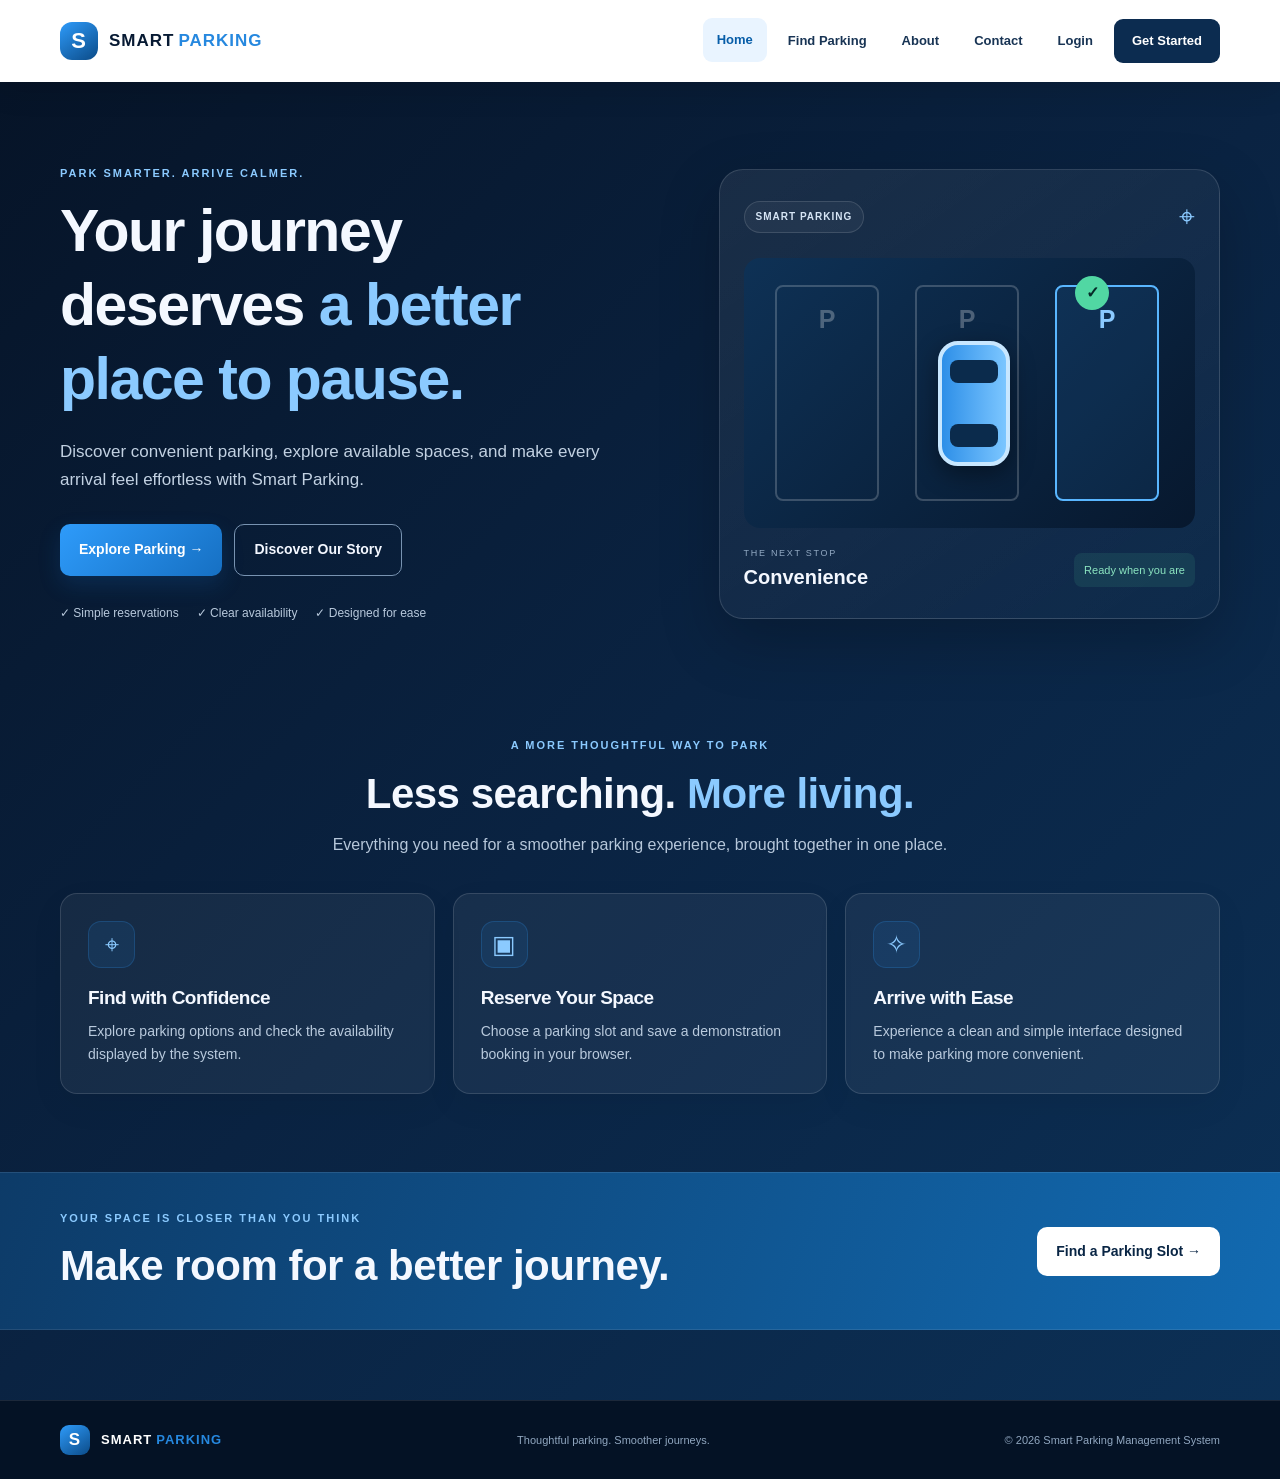
<file: frontend/index.html>
<!DOCTYPE html>

<html lang="en">
<head>
    <meta charset="UTF-8">
    <meta name="viewport" content="width=device-width, initial-scale=1.0">
    <meta name="description" content="Smart Parking Management System">
    <title>Smart Parking | A Better Way to Arrive</title>


<link rel="stylesheet" href="style.css">
<script src="script.js" defer></script>


</head>

<body>

<header class="site-header">
    <nav class="navbar container">


    <a class="brand" href="index.html">
        <span class="brand-mark">S</span>
        <span>SMART<span class="brand-light">PARKING</span></span>
    </a>

    <button class="menu-toggle" aria-label="Toggle navigation"
            aria-expanded="false">☰</button>

    <ul class="nav-links">
        <li><a class="nav-button active" href="index.html">Home</a></li>
        <li><a class="nav-button" href="parking.html">Find Parking</a></li>
        <li><a class="nav-button" href="about.html">About</a></li>
        <li><a class="nav-button" href="contact.html">Contact</a></li>
        <li><a class="nav-button" href="login.html">Login</a></li>
        <li><a class="nav-button nav-cta" href="register.html">Get Started</a></li>
    </ul>

</nav>


</header>

<main>


<section class="hero">
    <div class="container hero-grid">

        <div class="hero-copy">

            <p class="eyebrow">PARK SMARTER. ARRIVE CALMER.</p>

            <h1>
                Your journey deserves
                <span>a better place to pause.</span>
            </h1>

            <p class="hero-text">
                Discover convenient parking, explore available spaces,
                and make every arrival feel effortless with Smart Parking.
            </p>

            <div class="hero-actions">
                <a href="parking.html" class="button button-primary">
                    Explore Parking →
                </a>

                <a href="about.html" class="button button-outline">
                    Discover Our Story
                </a>
            </div>

            <div class="trust-row">
                <span>✓ Simple reservations</span>
                <span>✓ Clear availability</span>
                <span>✓ Designed for ease</span>
            </div>

        </div>

        <div class="hero-panel">

            <div class="panel-top">
                <span class="status-pill">SMART PARKING</span>
                <span class="panel-symbol">⌖</span>
            </div>

            <div class="parking-illustration">
                <div class="parking-slot slot-one">P</div>
                <div class="parking-slot slot-two">P</div>
                <div class="parking-slot slot-three selected-slot">P</div>

                <div class="car-shape">
                    <span></span>
                </div>

                <div class="map-pin">✓</div>
            </div>

            <div class="panel-bottom">
                <div>
                    <small>THE NEXT STOP</small>
                    <strong>Convenience</strong>
                </div>

                <span class="availability-badge">
                    Ready when you are
                </span>
            </div>

        </div>

    </div>
</section>

<section class="section container">

    <div class="section-heading">
        <p class="eyebrow">A MORE THOUGHTFUL WAY TO PARK</p>
        <h2>Less searching. <span>More living.</span></h2>
        <p>
            Everything you need for a smoother parking experience,
            brought together in one place.
        </p>
    </div>

    <div class="feature-grid">

        <article class="feature-card">
            <div class="feature-icon">⌖</div>
            <h3>Find with Confidence</h3>
            <p>
                Explore parking options and check the availability
                displayed by the system.
            </p>
        </article>

        <article class="feature-card">
            <div class="feature-icon">▣</div>
            <h3>Reserve Your Space</h3>
            <p>
                Choose a parking slot and save a demonstration
                booking in your browser.
            </p>
        </article>

        <article class="feature-card">
            <div class="feature-icon">✧</div>
            <h3>Arrive with Ease</h3>
            <p>
                Experience a clean and simple interface designed
                to make parking more convenient.
            </p>
        </article>

    </div>

</section>

<section class="cta-band">
    <div class="container cta-content">

        <div>
            <p class="eyebrow">YOUR SPACE IS CLOSER THAN YOU THINK</p>
            <h2>Make room for a better journey.</h2>
        </div>

        <a href="parking.html" class="button button-light">
            Find a Parking Slot →
        </a>

    </div>
</section>


</main>

<footer class="site-footer">
    <div class="container footer-inner">


    <a class="brand footer-brand" href="index.html">
        <span class="brand-mark">S</span>
        <span>SMART<span class="brand-light">PARKING</span></span>
    </a>

    <p>Thoughtful parking. Smoother journeys.</p>

    <p>
        © <span data-year>2026</span>
        Smart Parking Management System
    </p>

</div>


</footer>

</body>
</html>
</file>
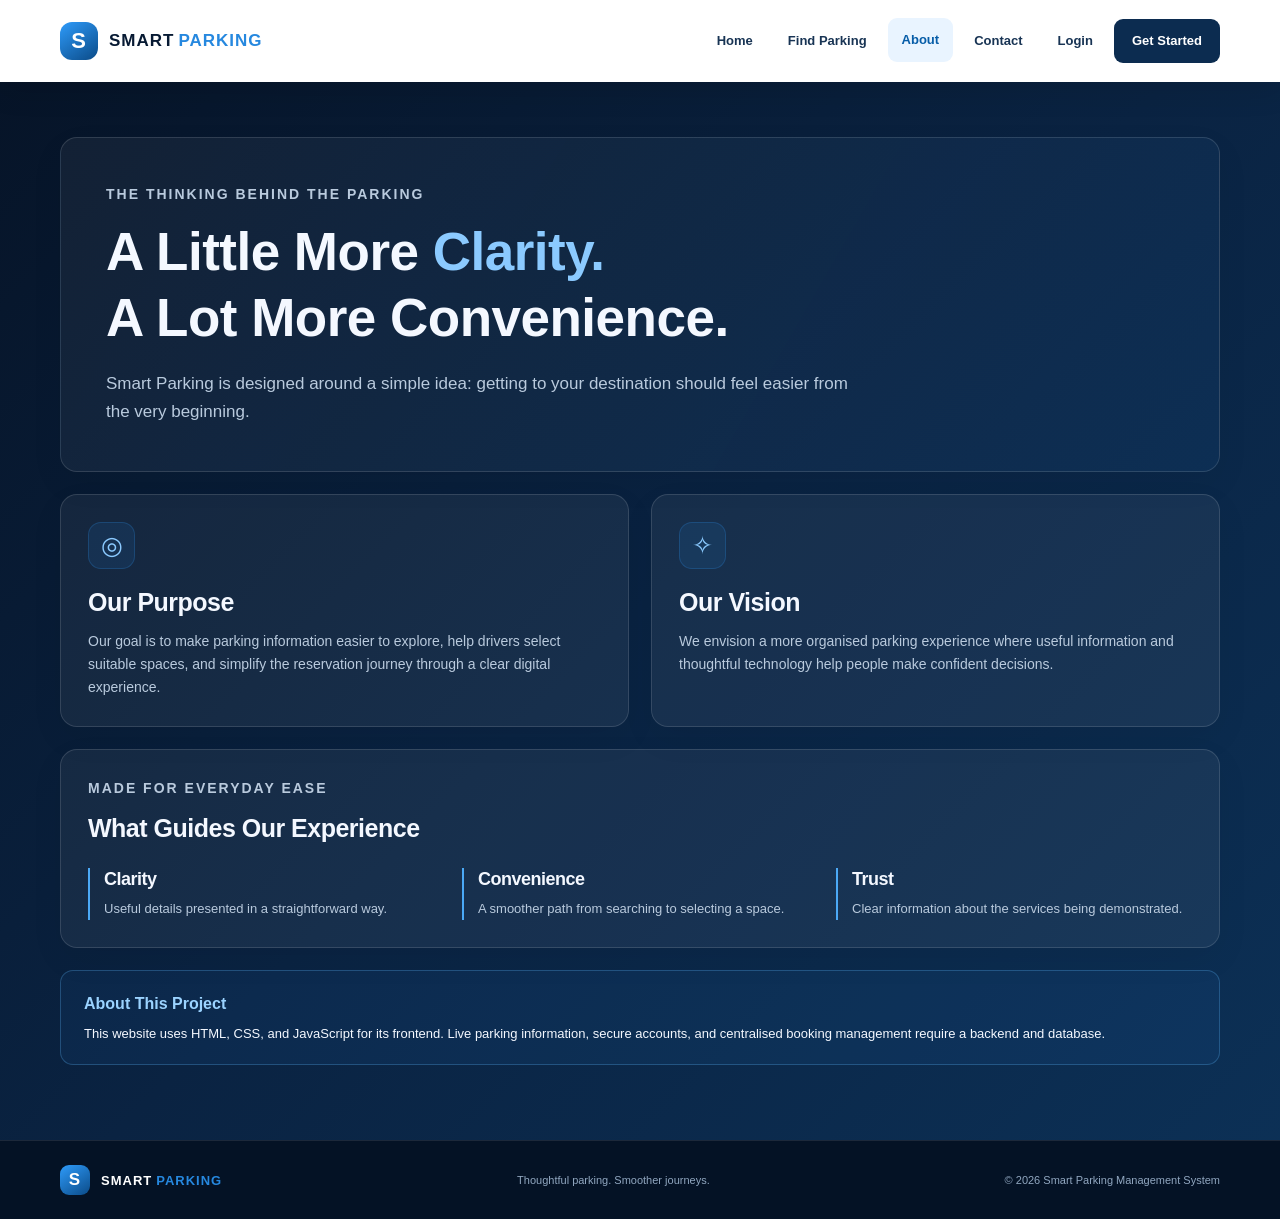
<file: frontend/about.html>
<!DOCTYPE html>

<html lang="en">
<head>
    <meta charset="UTF-8">
    <meta name="viewport" content="width=device-width, initial-scale=1.0">
    <title>Our Story | Smart Parking</title>


<link rel="stylesheet" href="style.css">
<script src="script.js" defer></script>


</head>

<body>

<header class="site-header">
    <nav class="navbar container">


    <a class="brand" href="index.html">
        <span class="brand-mark">S</span>
        <span>SMART<span class="brand-light">PARKING</span></span>
    </a>

    <button class="menu-toggle" aria-label="Toggle navigation"
            aria-expanded="false">☰</button>

    <ul class="nav-links">
        <li><a class="nav-button" href="index.html">Home</a></li>
        <li><a class="nav-button" href="parking.html">Find Parking</a></li>
        <li><a class="nav-button active" href="about.html">About</a></li>
        <li><a class="nav-button" href="contact.html">Contact</a></li>
        <li><a class="nav-button" href="login.html">Login</a></li>
        <li><a class="nav-button nav-cta" href="register.html">Get Started</a></li>
    </ul>

</nav>


</header>

<main class="page-main container">


<section class="about-hero surface-card">

    <p class="eyebrow">THE THINKING BEHIND THE PARKING</p>

    <h1>
        A Little More <span>Clarity.</span><br>
        A Lot More Convenience.
    </h1>

    <p class="lead">
        Smart Parking is designed around a simple idea:
        getting to your destination should feel easier from
        the very beginning.
    </p>

</section>

<section class="about-columns">

    <article class="surface-card">

        <div class="feature-icon">◎</div>

        <h2>Our Purpose</h2>

        <p>
            Our goal is to make parking information easier to explore,
            help drivers select suitable spaces, and simplify the
            reservation journey through a clear digital experience.
        </p>

    </article>

    <article class="surface-card">

        <div class="feature-icon">✧</div>

        <h2>Our Vision</h2>

        <p>
            We envision a more organised parking experience where
            useful information and thoughtful technology help
            people make confident decisions.
        </p>

    </article>

</section>

<section class="surface-card">

    <p class="eyebrow">MADE FOR EVERYDAY EASE</p>

    <h2>What Guides Our Experience</h2>

    <div class="principle-grid">

        <div>
            <h3>Clarity</h3>
            <p>Useful details presented in a straightforward way.</p>
        </div>

        <div>
            <h3>Convenience</h3>
            <p>A smoother path from searching to selecting a space.</p>
        </div>

        <div>
            <h3>Trust</h3>
            <p>Clear information about the services being demonstrated.</p>
        </div>

    </div>

</section>

<section class="note-banner">
    <strong>About This Project</strong>

    <p>
        This website uses HTML, CSS, and JavaScript for its frontend.
        Live parking information, secure accounts, and centralised
        booking management require a backend and database.
    </p>
</section>


</main>

<footer class="site-footer">
    <div class="container footer-inner">
        <a class="brand footer-brand" href="index.html">
            <span class="brand-mark">S</span>
            <span>SMART<span class="brand-light">PARKING</span></span>
        </a>


    <p>Thoughtful parking. Smoother journeys.</p>
    <p>© <span data-year>2026</span> Smart Parking Management System</p>
</div>


</footer>

</body>
</html>
</file>
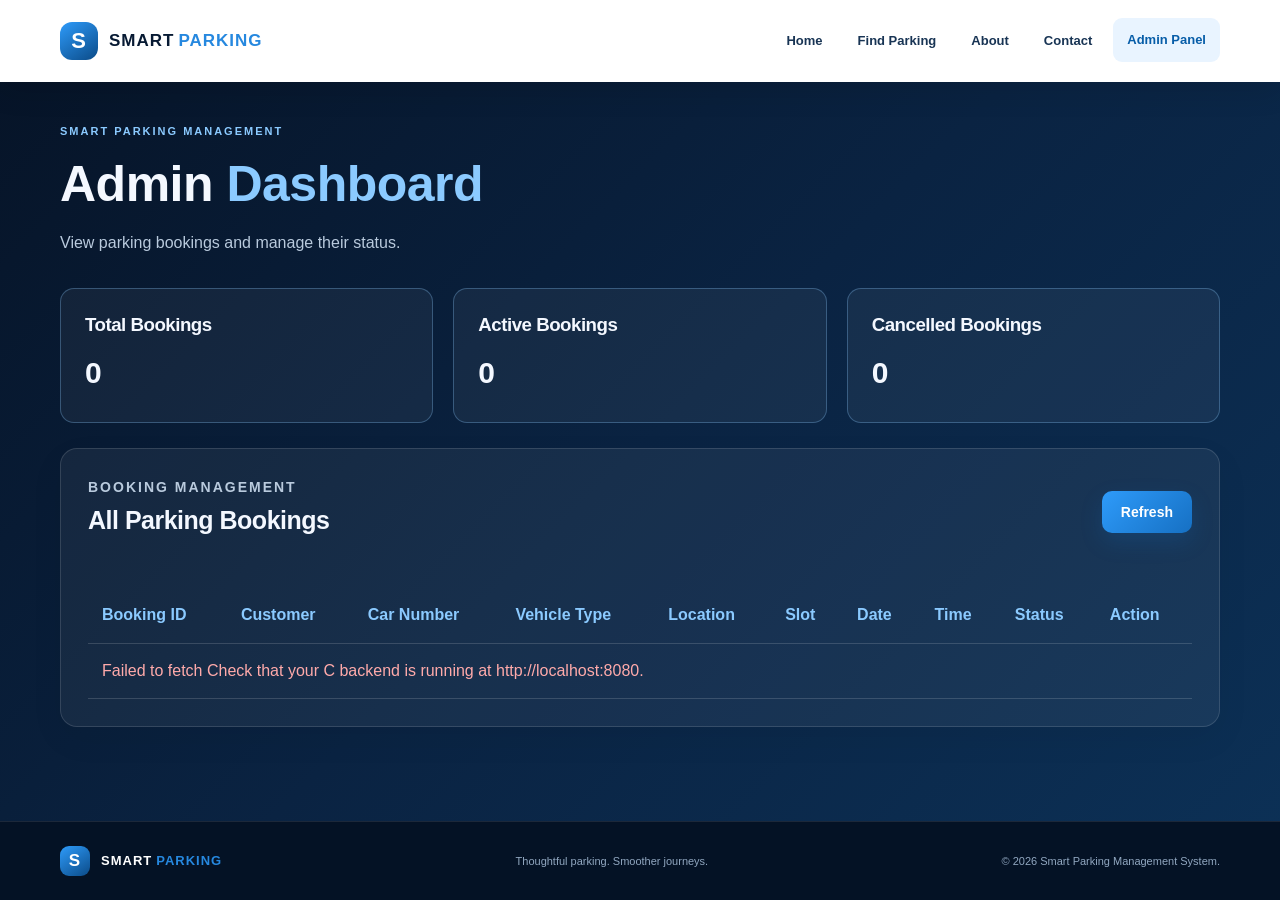
<file: frontend/admin.html>
<!DOCTYPE html>
<html lang="en">
<head>
    <meta charset="UTF-8">
    <meta name="viewport" content="width=device-width, initial-scale=1.0">

    <title>Admin | Smart Parking</title>

    <link rel="stylesheet" href="style.css">

    <style>
        .admin-dashboard {
            padding-top: 40px;
            padding-bottom: 60px;
        }

        .admin-stats {
            display: grid;
            grid-template-columns: repeat(auto-fit, minmax(180px, 1fr));
            gap: 20px;
            margin: 25px 0;
        }

        .admin-stat {
            padding: 24px;
            border: 1px solid rgba(139, 202, 255, 0.3);
            border-radius: 14px;
            background: rgba(255, 255, 255, 0.05);
        }

        .admin-stat h3 {
            margin-bottom: 12px;
        }

        .admin-stat p {
            font-size: 30px;
            font-weight: bold;
        }

        .admin-table-wrapper {
            width: 100%;
            overflow-x: auto;
        }

        .admin-table {
            width: 100%;
            border-collapse: collapse;
            margin-top: 20px;
        }

        .admin-table th,
        .admin-table td {
            padding: 14px;
            text-align: left;
            border-bottom: 1px solid rgba(255, 255, 255, 0.15);
            white-space: nowrap;
        }

        .admin-table th {
            color: #8bcaff;
        }

        .admin-action {
            padding: 8px 12px;
            border: 1px solid #ff7777;
            border-radius: 6px;
            color: #ffaaaa;
            background: transparent;
            cursor: pointer;
        }

        .admin-action:disabled {
            opacity: 0.5;
            cursor: not-allowed;
        }

        .admin-status {
            font-weight: bold;
        }

        .admin-status.confirmed {
            color: #8df5b5;
        }

        .admin-status.cancelled {
            color: #ffaaaa;
        }

        .admin-empty {
            padding: 25px 0;
            text-align: center;
        }

        .admin-error {
            color: #ffaaaa;
        }

        .admin-table td {
            vertical-align: middle;
        }
    </style>
</head>

<body>

<header class="site-header">
    <nav class="navbar container">

        <a class="brand" href="index.html">
            <span class="brand-mark">S</span>
            <span>SMART<span class="brand-light">PARKING</span></span>
        </a>

        <button
            class="menu-toggle"
            type="button"
            aria-label="Toggle navigation"
            aria-expanded="false">
            ☰
        </button>

        <ul class="nav-links">
            <li><a class="nav-button" href="index.html">Home</a></li>
            <li><a class="nav-button" href="parking.html">Find Parking</a></li>
            <li><a class="nav-button" href="about.html">About</a></li>
            <li><a class="nav-button" href="contact.html">Contact</a></li>
            <li><a class="nav-button active" href="admin.html">Admin Panel</a></li>
        </ul>

    </nav>
</header>

<main class="container admin-dashboard">

    <section class="page-intro">
        <p class="eyebrow">SMART PARKING MANAGEMENT</p>
        <h1>Admin <span>Dashboard</span></h1>
        <p>View parking bookings and manage their status.</p>
    </section>

    <section class="admin-stats">

        <div class="admin-stat">
            <h3>Total Bookings</h3>
            <p id="total-bookings">0</p>
        </div>

        <div class="admin-stat">
            <h3>Active Bookings</h3>
            <p id="active-bookings">0</p>
        </div>

        <div class="admin-stat">
            <h3>Cancelled Bookings</h3>
            <p id="cancelled-bookings">0</p>
        </div>

    </section>

    <section class="surface-card">

        <div class="card-heading">
            <div>
                <p class="eyebrow">BOOKING MANAGEMENT</p>
                <h2>All Parking Bookings</h2>
            </div>

            <button
                class="button button-primary"
                type="button"
                id="refresh-bookings">
                Refresh
            </button>
        </div>

        <div class="admin-table-wrapper">
            <table class="admin-table">
                <thead>
                    <tr>
                        <th>Booking ID</th>
                        <th>Customer</th>
                        <th>Car Number</th>
                        <th>Vehicle Type</th>
                        <th>Location</th>
                        <th>Slot</th>
                        <th>Date</th>
                        <th>Time</th>
                        <th>Status</th>
                        <th>Action</th>
                    </tr>
                </thead>

                <tbody id="admin-booking-list">
                    <tr>
                        <td colspan="10">Loading bookings...</td>
                    </tr>
                </tbody>
            </table>
        </div>

        <p id="admin-empty" class="admin-empty" hidden>
            No bookings found.
        </p>

    </section>

</main>

<footer class="site-footer">
    <div class="container footer-inner">

        <a class="brand footer-brand" href="index.html">
            <span class="brand-mark">S</span>
            <span>SMART<span class="brand-light">PARKING</span></span>
        </a>

        <p>Thoughtful parking. Smoother journeys.</p>

        <p>
            &copy; <span data-year></span>
            Smart Parking Management System.
        </p>

    </div>
</footer>

<!-- Use the shared JavaScript file -->
<script src="script.js"></script>

</body>
</html>
</file>
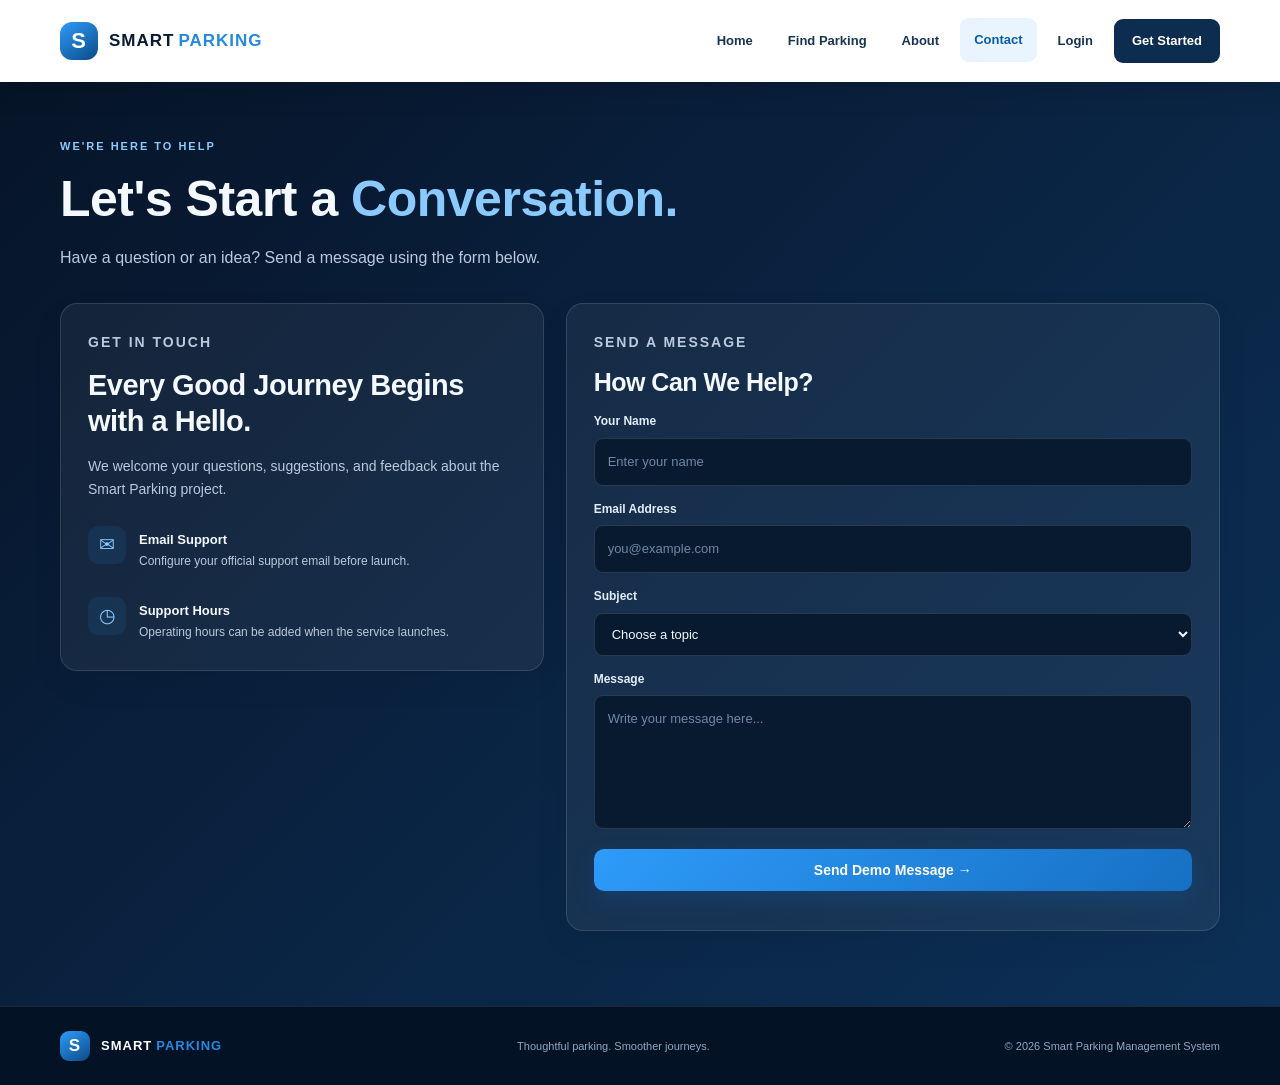
<file: frontend/contact.html>
<!DOCTYPE html>

<html lang="en">
<head>
    <meta charset="UTF-8">
    <meta name="viewport" content="width=device-width, initial-scale=1.0">
    <title>Contact Us | Smart Parking</title>


<link rel="stylesheet" href="style.css">
<script src="script.js" defer></script>


</head>

<body>

<header class="site-header">
    <nav class="navbar container">


    <a class="brand" href="index.html">
        <span class="brand-mark">S</span>
        <span>SMART<span class="brand-light">PARKING</span></span>
    </a>

    <button class="menu-toggle" aria-label="Toggle navigation"
            aria-expanded="false">☰</button>

    <ul class="nav-links">
        <li><a class="nav-button" href="index.html">Home</a></li>
        <li><a class="nav-button" href="parking.html">Find Parking</a></li>
        <li><a class="nav-button" href="about.html">About</a></li>
        <li><a class="nav-button active" href="contact.html">Contact</a></li>
        <li><a class="nav-button" href="login.html">Login</a></li>
        <li><a class="nav-button nav-cta" href="register.html">Get Started</a></li>
    </ul>

</nav>


</header>

<main class="page-main container">


<section class="page-intro">

    <p class="eyebrow">WE'RE HERE TO HELP</p>

    <h1>Let's Start a <span>Conversation.</span></h1>

    <p>
        Have a question or an idea?
        Send a message using the form below.
    </p>

</section>

<section class="contact-layout">

    <div class="surface-card contact-info">

        <p class="eyebrow">GET IN TOUCH</p>

        <h2>Every Good Journey Begins with a Hello.</h2>

        <p>
            We welcome your questions, suggestions, and feedback
            about the Smart Parking project.
        </p>

        <div class="contact-detail">
            <span class="detail-icon">✉</span>

            <div>
                <strong>Email Support</strong>
                <p>Configure your official support email before launch.</p>
            </div>
        </div>

        <div class="contact-detail">
            <span class="detail-icon">◷</span>

            <div>
                <strong>Support Hours</strong>
                <p>Operating hours can be added when the service launches.</p>
            </div>
        </div>

    </div>

    <form class="surface-card form-card" id="contact-form">

        <p class="eyebrow">SEND A MESSAGE</p>
        <h2>How Can We Help?</h2>

        <label for="contact-name">Your Name</label>
        <input id="contact-name" name="name" type="text"
               placeholder="Enter your name" required>

        <label for="contact-email">Email Address</label>
        <input id="contact-email" name="email" type="email"
               placeholder="you@example.com" required>

        <label for="contact-subject">Subject</label>

        <select id="contact-subject" name="subject" required>
            <option value="">Choose a topic</option>
            <option>Parking Availability</option>
            <option>Booking Support</option>
            <option>Account Assistance</option>
            <option>General Enquiry</option>
        </select>

        <label for="contact-message">Message</label>
        <textarea id="contact-message" name="message" rows="5"
                  placeholder="Write your message here..."
                  required></textarea>

        <button class="button button-primary button-full" type="submit">
            Send Demo Message →
        </button>

        <p class="form-message" id="contact-message-status"
           role="status" aria-live="polite"></p>

    </form>

</section>


</main>

<footer class="site-footer">
    <div class="container footer-inner">
        <a class="brand footer-brand" href="index.html">
            <span class="brand-mark">S</span>
            <span>SMART<span class="brand-light">PARKING</span></span>
        </a>


    <p>Thoughtful parking. Smoother journeys.</p>
    <p>© <span data-year>2026</span> Smart Parking Management System</p>
</div>


</footer>

</body>
</html>
</file>
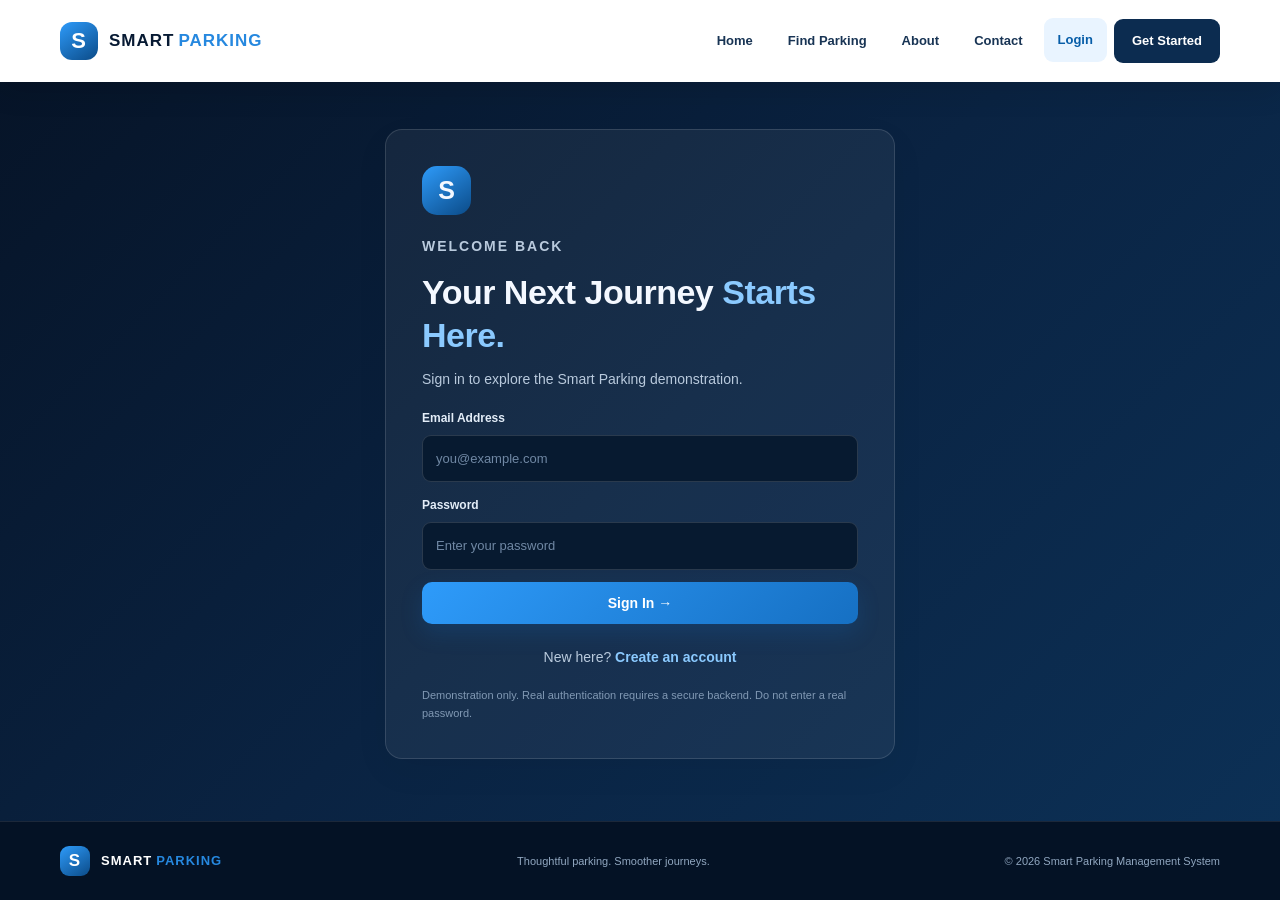
<file: frontend/login.html>
<!DOCTYPE html>

<html lang="en">
<head>
    <meta charset="UTF-8">
    <meta name="viewport" content="width=device-width, initial-scale=1.0">
    <title>Sign In | Smart Parking</title>


<link rel="stylesheet" href="style.css">
<script src="script.js" defer></script>


</head>

<body>

<header class="site-header">
    <nav class="navbar container">


    <a class="brand" href="index.html">
        <span class="brand-mark">S</span>
        <span>SMART<span class="brand-light">PARKING</span></span>
    </a>

    <button class="menu-toggle" aria-label="Toggle navigation"
            aria-expanded="false">☰</button>

    <ul class="nav-links">
        <li><a class="nav-button" href="index.html">Home</a></li>
        <li><a class="nav-button" href="parking.html">Find Parking</a></li>
        <li><a class="nav-button" href="about.html">About</a></li>
        <li><a class="nav-button" href="contact.html">Contact</a></li>
        <li><a class="nav-button active" href="login.html">Login</a></li>
        <li><a class="nav-button nav-cta" href="register.html">Get Started</a></li>
    </ul>

</nav>


</header>

<main class="auth-wrap container">


<section class="auth-card surface-card">

    <div class="auth-emblem">S</div>

    <p class="eyebrow">WELCOME BACK</p>

    <h1>Your Next Journey <span>Starts Here.</span></h1>

    <p class="auth-description">
        Sign in to explore the Smart Parking demonstration.
    </p>

    <form id="login-form" class="form-card auth-form">

        <label for="login-email">Email Address</label>
        <input id="login-email" name="email" type="email"
               placeholder="you@example.com" required>

        <label for="login-password">Password</label>
        <input id="login-password" name="password" type="password"
               placeholder="Enter your password"
               minlength="6" required>

        <button class="button button-primary button-full" type="submit">
            Sign In →
        </button>

        <p id="login-message" class="form-message"
           role="status" aria-live="polite"></p>

    </form>

    <p class="auth-switch">
        New here? <a href="register.html">Create an account</a>
    </p>

    <p class="small-note">
        Demonstration only. Real authentication requires a secure backend.
        Do not enter a real password.
    </p>

</section>


</main>

<footer class="site-footer">
    <div class="container footer-inner">
        <a class="brand footer-brand" href="index.html">
            <span class="brand-mark">S</span>
            <span>SMART<span class="brand-light">PARKING</span></span>
        </a>


    <p>Thoughtful parking. Smoother journeys.</p>
    <p>© <span data-year>2026</span> Smart Parking Management System</p>
</div>


</footer>

</body>
</html>
</file>
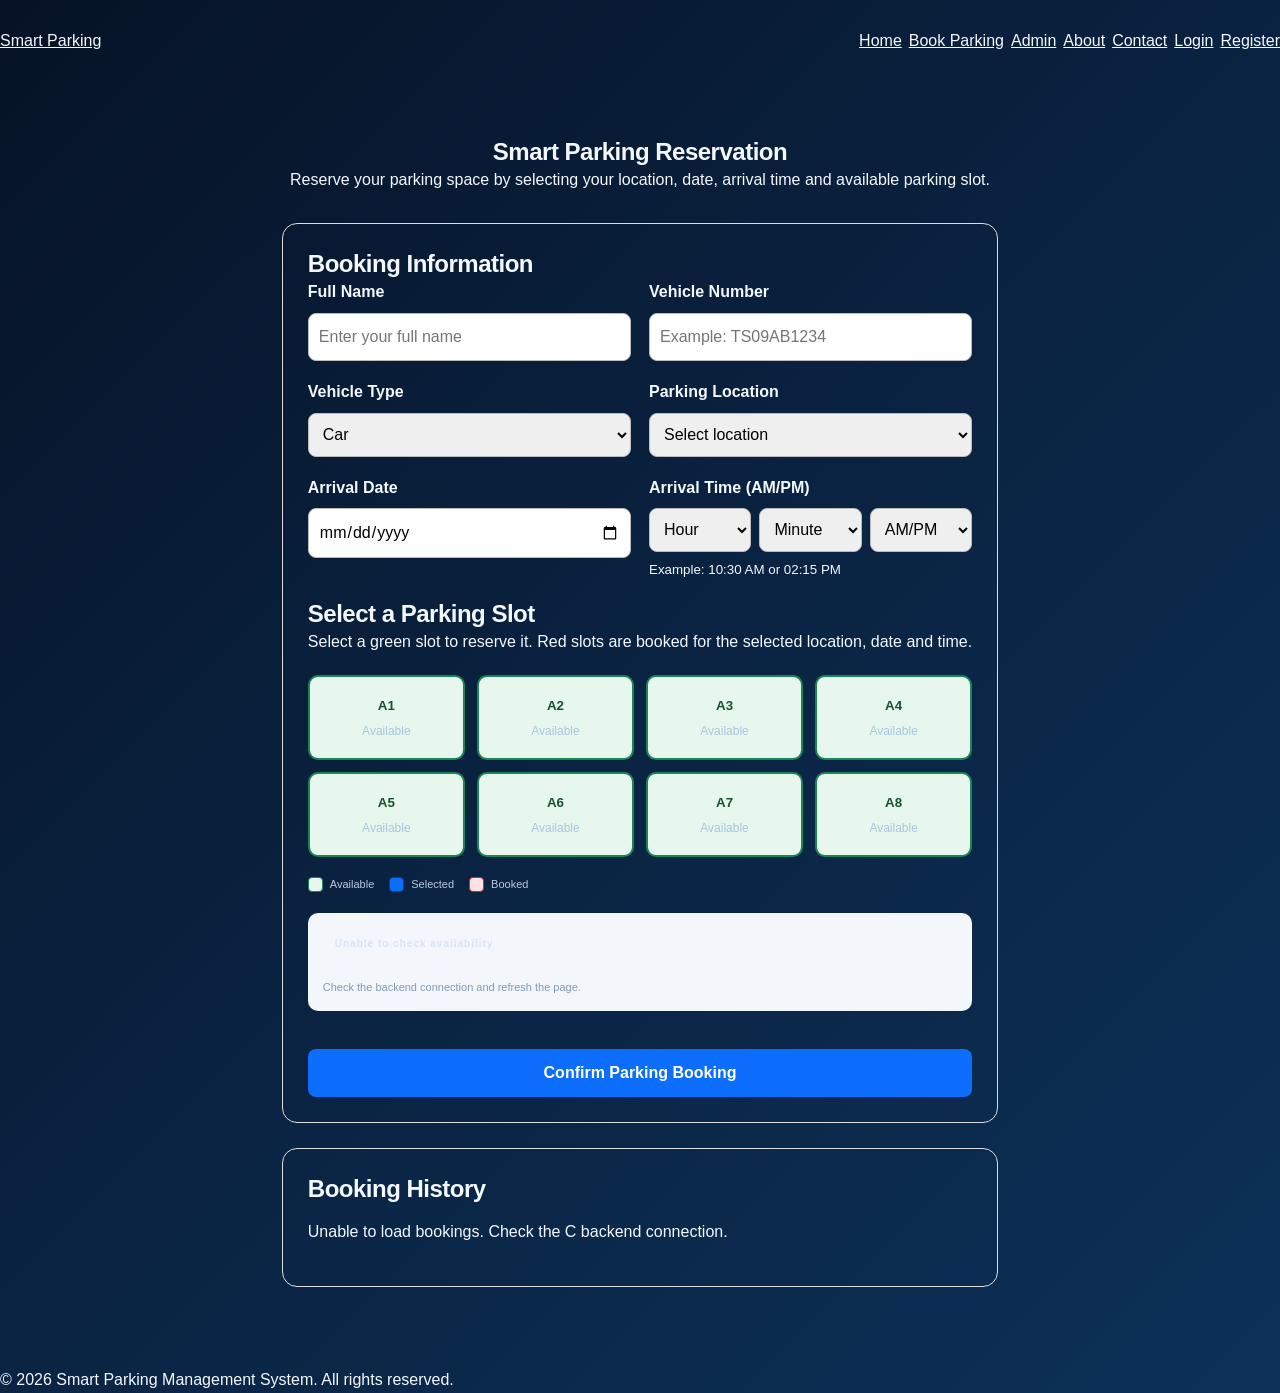
<file: frontend/parking.html>
<!DOCTYPE html>
<html lang="en">
<head>
    <meta charset="UTF-8">
    <meta name="viewport" content="width=device-width, initial-scale=1.0">

    <title>Smart Parking Management System</title>

    <link rel="stylesheet" href="style.css">

    <style>
        .parking-page {
            max-width: 1100px;
            margin: 35px auto;
            padding: 20px;
        }

        .parking-heading {
            text-align: center;
            margin-bottom: 30px;
        }

        .parking-panel {
            padding: 25px;
            margin-bottom: 25px;
            border: 1px solid #ddd;
            border-radius: 15px;
        }

        .parking-form {
            display: grid;
            grid-template-columns: repeat(2, minmax(0, 1fr));
            gap: 18px;
        }

        .form-group {
            display: flex;
            flex-direction: column;
            gap: 7px;
        }

        .form-group label {
            font-weight: 600;
        }

        .form-group input,
        .form-group select {
            width: 100%;
            min-height: 44px;
            padding: 10px;
            border: 1px solid #bbb;
            border-radius: 8px;
            font: inherit;
            box-sizing: border-box;
        }

        .full-width {
            grid-column: 1 / -1;
        }

        .time-selectors {
            display: grid;
            grid-template-columns: 1fr 1fr 1fr;
            gap: 8px;
        }

        .parking-layout {
            display: grid;
            grid-template-columns: repeat(4, minmax(0, 1fr));
            gap: 12px;
            margin-top: 20px;
        }

        .slot {
            min-height: 85px;
            padding: 12px 5px;
            border: 2px solid #198754;
            border-radius: 10px;
            background: #e8f7ee;
            color: #14532d;
            cursor: pointer;
            font-weight: 700;
        }

        .slot span {
            display: block;
            margin-top: 6px;
            font-size: 12px;
            font-weight: 500;
        }

        .slot.selected {
            background: #0d6efd;
            border-color: #084298;
            color: white;
        }

        .slot.occupied,
        .slot:disabled {
            background: #fee2e2;
            border-color: #dc2626;
            color: #991b1b;
            cursor: not-allowed;
            opacity: 1;
        }

        .slot-legend {
            display: flex;
            flex-wrap: wrap;
            gap: 15px;
            margin-top: 18px;
        }

        .legend-item {
            display: flex;
            align-items: center;
            gap: 7px;
        }

        .legend-box {
            width: 15px;
            height: 15px;
            border-radius: 4px;
            border: 1px solid #777;
        }

        .legend-available {
            background: #e8f7ee;
            border-color: #198754;
        }

        .legend-selected {
            background: #0d6efd;
            border-color: #084298;
        }

        .legend-booked {
            background: #fee2e2;
            border-color: #dc2626;
        }

        .availability-card {
            margin-top: 20px;
            padding: 15px;
            border-radius: 10px;
            background: #f3f7fb;
        }

        .status-pill {
            font-weight: 700;
        }

        .small-note {
            font-size: 14px;
        }

        .booking-submit {
            width: 100%;
            min-height: 48px;
            margin-top: 20px;
            border: none;
            border-radius: 8px;
            background: #0d6efd;
            color: white;
            font-size: 16px;
            font-weight: 700;
            cursor: pointer;
        }

        .booking-submit:hover {
            background: #084298;
        }

        #booking-message.error {
            color: #b91c1c;
        }

        #booking-message.success {
            color: #15803d;
        }

        .booking-item {
            padding: 18px;
            margin: 15px 0;
            border: 1px solid #ddd;
            border-radius: 10px;
        }

        .booking-status.confirmed {
            color: #15803d;
            font-weight: 700;
        }

        .booking-status.cancelled {
            color: #b91c1c;
            font-weight: 700;
        }

        .cancel-booking-btn {
            margin-top: 10px;
            padding: 10px 15px;
            border-radius: 7px;
            cursor: pointer;
        }

        @media (max-width: 600px) {
            .parking-form {
                grid-template-columns: 1fr;
            }

            .parking-layout {
                grid-template-columns: repeat(2, minmax(0, 1fr));
            }

            .full-width {
                grid-column: auto;
            }

            .parking-panel {
                padding: 16px;
            }
        }
    </style>
</head>

<body>

    <header>
        <nav class="navbar">

            <a href="index.html" class="logo">Smart Parking</a>

            <button
                type="button"
                class="menu-toggle"
                aria-label="Toggle navigation"
                aria-expanded="false">
                ☰
            </button>

            <div class="nav-links">
                <a href="index.html">Home</a>
                <a href="parking.html" aria-current="page">Book Parking</a>
                <a href="admin.html">Admin </a>
                <a href="about.html">About</a>
                <a href="contact.html">Contact</a>
                <a href="login.html">Login</a>
                <a href="register.html">Register</a>
            </div>

        </nav>
    </header>

    <main class="parking-page">

        <section class="parking-heading">
            <h1>Smart Parking Reservation</h1>
            <p>
                Reserve your parking space by selecting your location,
                date, arrival time and available parking slot.
            </p>
        </section>

        <section class="parking-panel">

            <h2>Booking Information</h2>

            <form id="booking-form" class="parking-form">

                <div class="form-group">
                    <label for="full-name">Full Name</label>
                    <input
                        type="text"
                        id="full-name"
                        name="fullName"
                        placeholder="Enter your full name"
                        autocomplete="name"
                        required>
                </div>

                <div class="form-group">
                    <label for="vehicle-number">Vehicle Number</label>
                    <input
                        type="text"
                        id="vehicle-number"
                        name="vehicleNumber"
                        placeholder="Example: TS09AB1234"
                        required>
                </div>

                <div class="form-group">
                    <label for="vehicle-type">Vehicle Type</label>
                    <select id="vehicle-type" name="vehicleType" required>
                        <option value="car" selected>Car</option>
                    </select>
                </div>

                <div class="form-group">
                    <label for="booking-location">Parking Location</label>
                    <select id="booking-location" name="location" required>
                        <option value="">Select location</option>
                        <option value="Parking Area A">Parking Area A</option>
                        <option value="Parking Area B">Parking Area B</option>
                        <option value="Parking Area C">Parking Area C</option>
                    </select>
                </div>

                <div class="form-group">
                    <label for="booking-date">Arrival Date</label>
                    <input
                        type="date"
                        id="booking-date"
                        name="date"
                        required>
                </div>

                <div class="form-group">
                    <label>Arrival Time (AM/PM)</label>

                    <div class="time-selectors">

                        <select id="arrival-hour" aria-label="Arrival hour" required>
                            <option value="">Hour</option>
                            <option value="1">01</option>
                            <option value="2">02</option>
                            <option value="3">03</option>
                            <option value="4">04</option>
                            <option value="5">05</option>
                            <option value="6">06</option>
                            <option value="7">07</option>
                            <option value="8">08</option>
                            <option value="9">09</option>
                            <option value="10">10</option>
                            <option value="11">11</option>
                            <option value="12">12</option>
                        </select>

                        <select id="arrival-minute" aria-label="Arrival minutes" required>
                            <option value="">Minute</option>
                            <option value="00">00</option>
                            <option value="15">15</option>
                            <option value="30">30</option>
                            <option value="45">45</option>
                        </select>

                        <select id="arrival-period" aria-label="AM or PM" required>
                            <option value="">AM/PM</option>
                            <option value="AM">AM</option>
                            <option value="PM">PM</option>
                        </select>

                    </div>

                    <small>Example: 10:30 AM or 02:15 PM</small>

                    <input
                        type="hidden"
                        id="booking-time"
                        name="time"
                        required>
                </div>

                <input
                    type="hidden"
                    id="selected-slot"
                    name="slot"
                    required>

                <div class="full-width">

                    <h2>Select a Parking Slot</h2>

                    <p>
                        Select a green slot to reserve it. Red slots are
                        booked for the selected location, date and time.
                    </p>

                    <div id="slot-grid" class="parking-layout">

                        <button type="button" class="slot" data-slot="A1">
                            A1 <span>Available</span>
                        </button>

                        <button type="button" class="slot" data-slot="A2">
                            A2 <span>Available</span>
                        </button>

                        <button type="button" class="slot" data-slot="A3">
                            A3 <span>Available</span>
                        </button>

                        <button type="button" class="slot" data-slot="A4">
                            A4 <span>Available</span>
                        </button>

                        <button type="button" class="slot" data-slot="A5">
                            A5 <span>Available</span>
                        </button>

                        <button type="button" class="slot" data-slot="A6">
                            A6 <span>Available</span>
                        </button>

                        <button type="button" class="slot" data-slot="A7">
                            A7 <span>Available</span>
                        </button>

                        <button type="button" class="slot" data-slot="A8">
                            A8 <span>Available</span>
                        </button>

                    </div>

                    <div class="slot-legend">
                        <div class="legend-item">
                            <span class="legend-box legend-available"></span>
                            Available
                        </div>

                        <div class="legend-item">
                            <span class="legend-box legend-selected"></span>
                            Selected
                        </div>

                        <div class="legend-item">
                            <span class="legend-box legend-booked"></span>
                            Booked
                        </div>
                    </div>

                    <div class="availability-card">
                        <p
                            id="availability-status"
                            class="status-pill"
                            role="status"
                            aria-live="polite">
                            Select your booking details
                        </p>

                        <p id="availability-note" class="small-note">
                            Select a location, date and arrival time
                            to check availability.
                        </p>
                    </div>

                </div>

                <div class="full-width">

                    <button type="submit" class="booking-submit">
                        Confirm Parking Booking
                    </button>

                    <p
                        id="booking-message"
                        role="status"
                        aria-live="polite">
                    </p>

                </div>

            </form>

        </section>

        <section class="parking-panel">
            <h2>Booking History</h2>

            <div id="booking-list">
                <p>Loading bookings...</p>
            </div>
        </section>

    </main>

    <footer>
        <p>
            &copy; <span data-year></span>
            Smart Parking Management System. All rights reserved.
        </p>
    </footer>

    <script>
        /*
         * Convert the selected 12-hour time to the 24-hour format
         * expected by the existing JavaScript and C backend.
         *
         * Example:
         * 02:15 PM -> 14:15
         * 10:30 AM -> 10:30
         */
        (function () {
            const hourField = document.getElementById("arrival-hour");
            const minuteField = document.getElementById("arrival-minute");
            const periodField = document.getElementById("arrival-period");
            const timeField = document.getElementById("booking-time");

            function updateArrivalTime() {
                if (
                    !hourField.value ||
                    minuteField.value === "" ||
                    !periodField.value
                ) {
                    timeField.value = "";
                } else {
                    let hour = Number(hourField.value);

                    if (periodField.value === "AM" && hour === 12) {
                        hour = 0;
                    } else if (periodField.value === "PM" && hour !== 12) {
                        hour += 12;
                    }

                    timeField.value =
                        String(hour).padStart(2, "0") +
                        ":" +
                        minuteField.value;
                }

                timeField.dispatchEvent(
                    new Event("change", { bubbles: true })
                );

                timeField.dispatchEvent(
                    new Event("input", { bubbles: true })
                );
            }

            [hourField, minuteField, periodField].forEach(function (field) {
                field.addEventListener("change", updateArrivalTime);
            });

            document.getElementById("booking-form")
                .addEventListener("reset", function () {
                    setTimeout(updateArrivalTime, 0);
                });

            updateArrivalTime();
        })();
    </script>

    <script src="script.js"></script>

</body>
</html>
</file>
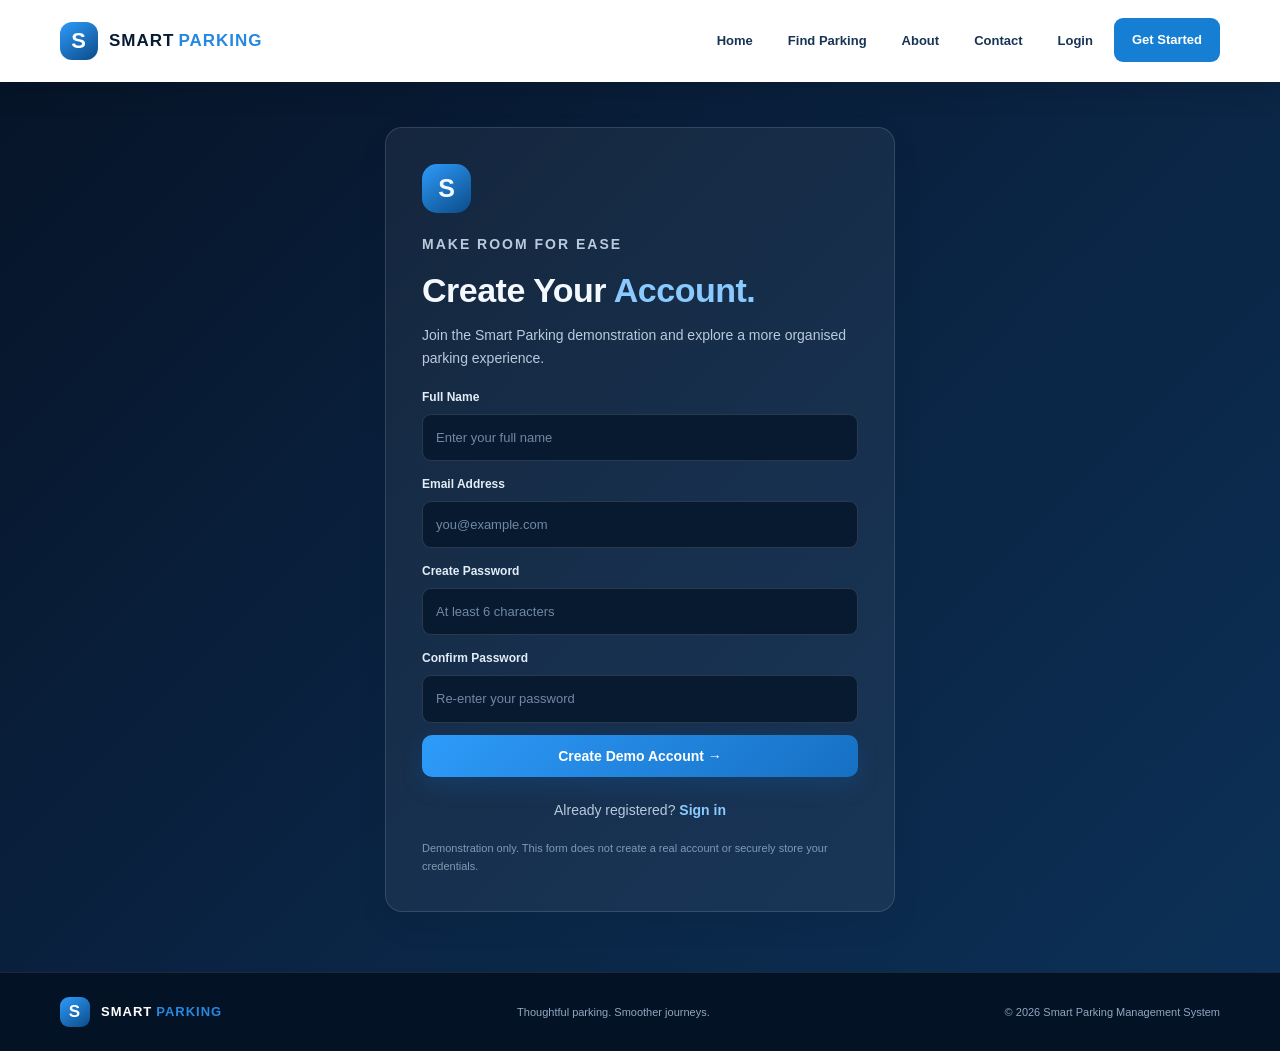
<file: frontend/register.html>
<!DOCTYPE html>

<html lang="en">
<head>
    <meta charset="UTF-8">
    <meta name="viewport" content="width=device-width, initial-scale=1.0">
    <title>Create Account | Smart Parking</title>


<link rel="stylesheet" href="style.css">
<script src="script.js" defer></script>


</head>

<body>

<header class="site-header">
    <nav class="navbar container">


    <a class="brand" href="index.html">
        <span class="brand-mark">S</span>
        <span>SMART<span class="brand-light">PARKING</span></span>
    </a>

    <button class="menu-toggle" aria-label="Toggle navigation"
            aria-expanded="false">☰</button>

    <ul class="nav-links">
        <li><a class="nav-button" href="index.html">Home</a></li>
        <li><a class="nav-button" href="parking.html">Find Parking</a></li>
        <li><a class="nav-button" href="about.html">About</a></li>
        <li><a class="nav-button" href="contact.html">Contact</a></li>
        <li><a class="nav-button" href="login.html">Login</a></li>
        <li><a class="nav-button nav-cta active" href="register.html">Get Started</a></li>
    </ul>

</nav>


</header>

<main class="auth-wrap container">


<section class="auth-card surface-card">

    <div class="auth-emblem">S</div>

    <p class="eyebrow">MAKE ROOM FOR EASE</p>

    <h1>Create Your <span>Account.</span></h1>

    <p class="auth-description">
        Join the Smart Parking demonstration and explore
        a more organised parking experience.
    </p>

    <form id="register-form" class="form-card auth-form">

        <label for="register-name">Full Name</label>
        <input id="register-name" name="name" type="text"
               placeholder="Enter your full name" required>

        <label for="register-email">Email Address</label>
        <input id="register-email" name="email" type="email"
               placeholder="you@example.com" required>

        <label for="register-password">Create Password</label>
        <input id="register-password" name="password" type="password"
               placeholder="At least 6 characters"
               minlength="6" required>

        <label for="confirm-password">Confirm Password</label>
        <input id="confirm-password" name="confirmPassword" type="password"
               placeholder="Re-enter your password"
               minlength="6" required>

        <button class="button button-primary button-full" type="submit">
            Create Demo Account →
        </button>

        <p id="register-message" class="form-message"
           role="status" aria-live="polite"></p>

    </form>

    <p class="auth-switch">
        Already registered? <a href="login.html">Sign in</a>
    </p>

    <p class="small-note">
        Demonstration only. This form does not create a real account
        or securely store your credentials.
    </p>

</section>


</main>

<footer class="site-footer">
    <div class="container footer-inner">
        <a class="brand footer-brand" href="index.html">
            <span class="brand-mark">S</span>
            <span>SMART<span class="brand-light">PARKING</span></span>
        </a>


    <p>Thoughtful parking. Smoother journeys.</p>
    <p>© <span data-year>2026</span> Smart Parking Management System</p>
</div>


</footer>

</body>
</html>
</file>
<file: frontend/style.css>
/* =========================================
SMART PARKING - PROFESSIONAL DESIGN
Theme: Navy Blue, White and Sky Blue
========================================= */

:root {
--navy: #071a33;
--navy-light: #0d2c50;
--blue: #2d8fe8;
--sky: #8bcaff;
--white: #ffffff;
--muted: #b9cadd;
--line: rgba(255,255,255,0.13);
--panel: rgba(255,255,255,0.055);
}

* {
  box-sizing: border-box;
  margin: 0;
  padding: 0;
  }

html {
scroll-behavior: smooth;
}

body {
font-family: "Segoe UI", Arial, sans-serif;
background: linear-gradient(135deg, #061326, #0a2342, #0c3157);
color: #f4f8ff;
min-height: 100vh;
line-height: 1.65;
display: flex;
flex-direction: column;
}

a {
color: inherit;
}

.container {
width: min(1160px, calc(100% - 40px));
margin-inline: auto;
}

/* NAVIGATION BAR */

.site-header {
position: sticky;
top: 0;
z-index: 20;
background: #ffffff;
box-shadow: 0 8px 30px rgba(0,0,0,0.12);
color: var(--navy);
}

.navbar {
min-height: 82px;
display: flex;
align-items: center;
justify-content: space-between;
gap: 24px;
}

.brand {
text-decoration: none;
display: inline-flex;
align-items: center;
gap: 11px;
font-weight: 900;
font-size: 17px;
letter-spacing: 1px;
color: var(--navy);
white-space: nowrap;
}

.brand-mark {
width: 38px;
height: 38px;
display: grid;
place-items: center;
border-radius: 12px;
background: linear-gradient(145deg, #2e9bfa, #0b4b88);
color: white;
font-size: 22px;
font-weight: 900;
}

.brand-light {
color: #2688df;
margin-left: 4px;
}

.nav-links {
list-style: none;
display: flex;
align-items: center;
gap: 7px;
}

.nav-button {
display: inline-flex;
align-items: center;
justify-content: center;
text-decoration: none;
font-size: 13px;
font-weight: 750;
padding: 10px 13px;
border: 1px solid transparent;
border-radius: 9px;
color: #183454;
transition: 0.25s;
white-space: nowrap;
}

.nav-button:hover,
.nav-button.active {
background: #e9f4ff;
color: #075da8;
transform: translateY(-1px);
}

.nav-button.nav-cta {
background: #0c2c50;
color: white;
padding-inline: 17px;
}

.nav-button.nav-cta:hover,
.nav-button.nav-cta.active {
background: #167fd3;
color: white;
}

.menu-toggle {
display: none;
background: #0c2c50;
color: white;
border: none;
border-radius: 8px;
padding: 8px 12px;
font-size: 22px;
cursor: pointer;
}

/* GENERAL TEXT */

.eyebrow {
color: var(--sky);
font-size: 11px;
font-weight: 850;
letter-spacing: 2px;
margin-bottom: 13px;
}

h1,
h2,
h3 {
line-height: 1.25;
letter-spacing: -0.5px;
}

h1 span,
h2 span {
color: var(--sky);
}

/* BUTTONS */

.button {
border: none;
display: inline-flex;
align-items: center;
justify-content: center;
gap: 12px;
border-radius: 10px;
padding: 13px 19px;
font-size: 14px;
font-weight: 800;
text-decoration: none;
cursor: pointer;
transition: 0.25s;
}

.button:hover {
transform: translateY(-2px);
}

.button-primary {
background: linear-gradient(135deg, #2e9bfa, #1670c3);
color: white;
box-shadow: 0 9px 22px rgba(22,112,195,0.2);
}

.button-outline {
border: 1px solid #7893b1;
color: #f3f7ff;
background: transparent;
}

.button-outline:hover {
background: rgba(255,255,255,0.08);
}

.button-light {
background: white;
color: #092544;
}

.button-full {
width: 100%;
margin-top: 12px;
}

/* HOME PAGE HERO */

.hero {
padding: 82px 0 78px;
}

.hero-grid {
display: grid;
grid-template-columns: 1.08fr 0.92fr;
align-items: center;
gap: 70px;
}

.hero h1 {
font-size: clamp(36px, 5vw, 59px);
font-weight: 850;
letter-spacing: -1.5px;
}

.hero-text {
font-size: 17px;
color: #c2d1e2;
max-width: 540px;
margin-top: 22px;
}

.hero-actions {
display: flex;
gap: 12px;
flex-wrap: wrap;
margin-top: 30px;
}

.trust-row {
display: flex;
gap: 18px;
flex-wrap: wrap;
margin-top: 28px;
color: #b8c9dc;
font-size: 12px;
}

/* HERO PARKING ILLUSTRATION */

.hero-panel {
border: 1px solid #ffffff22;
background: linear-gradient(145deg, #ffffff12, #ffffff04);
border-radius: 24px;
padding: 24px;
box-shadow: 0 22px 60px rgba(0,0,0,0.22);
}

.panel-top,
.panel-bottom,
.card-heading {
display: flex;
align-items: center;
justify-content: space-between;
gap: 15px;
}

.status-pill {
display: inline-flex;
align-items: center;
background: #ffffff0c;
border: 1px solid #ffffff20;
border-radius: 50px;
padding: 7px 11px;
color: #d6e5f5;
font-size: 10px;
font-weight: 800;
letter-spacing: 1px;
}

.panel-symbol {
font-size: 28px;
color: var(--sky);
}

.parking-illustration {
height: 270px;
position: relative;
overflow: hidden;
border-radius: 16px;
margin: 18px 0;
background: linear-gradient(135deg, #0e3155, #07182e);
}

.parking-slot {
position: absolute;
top: 27px;
height: 216px;
width: 23%;
border: 2px solid #ffffff32;
border-radius: 8px;
color: #ffffff45;
text-align: center;
padding-top: 12px;
font-size: 25px;
font-weight: 900;
}

.slot-one {
left: 7%;
}

.slot-two {
left: 38%;
}

.slot-three {
left: 69%;
}

.selected-slot {
border-color: #59b6ff;
background: #2d8fe81c;
color: #8bcaff;
}

.car-shape {
position: absolute;
left: 43%;
top: 83px;
width: 72px;
height: 125px;
background: linear-gradient(90deg, #2d8fe8, #7cc6ff);
border-radius: 20px;
border: 4px solid #c8e7ff;
box-shadow: 0 8px 24px #0006;
}

.car-shape::before,
.car-shape::after {
content: "";
position: absolute;
left: 8px;
right: 8px;
height: 23px;
background: #0b2b4c;
border-radius: 8px;
}

.car-shape::before {
top: 15px;
}

.car-shape::after {
bottom: 15px;
}

.map-pin {
position: absolute;
top: 18px;
right: 19%;
background: #51d7a3;
color: #062a28;
width: 34px;
height: 34px;
border-radius: 50%;
display: grid;
place-items: center;
font-weight: 900;
}

.panel-bottom small {
display: block;
font-size: 9px;
letter-spacing: 1.7px;
color: #92a9c3;
}

.panel-bottom strong {
font-size: 20px;
}

.availability-badge {
font-size: 11px;
color: #8ce5c1;
background: #53d6a21b;
padding: 8px 10px;
border-radius: 8px;
}

/* FEATURES */

.section {
padding-top: 35px;
padding-bottom: 78px;
}

.section-heading {
text-align: center;
max-width: 650px;
margin: 0 auto 35px;
}

.section-heading h2,
.cta-content h2 {
font-size: clamp(29px, 4vw, 42px);
}

.section-heading > p:last-child {
color: #b6c7da;
margin-top: 12px;
}

.feature-grid {
display: grid;
grid-template-columns: repeat(3, 1fr);
gap: 18px;
}

.feature-card,
.surface-card {
background: var(--panel);
border: 1px solid var(--line);
border-radius: 17px;
padding: 27px;
box-shadow: 0 12px 35px #0000000d;
}

.feature-icon {
width: 47px;
height: 47px;
display: grid;
place-items: center;
background: #2d8fe81b;
border: 1px solid #2d8fe83b;
color: var(--sky);
border-radius: 13px;
font-size: 25px;
margin-bottom: 18px;
}

.feature-card h3 {
font-size: 19px;
margin-bottom: 10px;
}

.feature-card p,
.surface-card p {
color: #b9cadd;
font-size: 14px;
}

/* CALL TO ACTION */

.cta-band {
background: linear-gradient(110deg, #0d3b68, #126ab1);
padding: 36px 0;
margin-bottom: 70px;
border-block: 1px solid #ffffff18;
}

.cta-content {
display: flex;
align-items: center;
justify-content: space-between;
gap: 25px;
}

/* COMMON INNER PAGES */

.page-main {
padding-top: 55px;
padding-bottom: 75px;
flex: 1;
}

.page-intro {
max-width: 760px;
margin-bottom: 32px;
}

.page-intro h1 {
font-size: clamp(35px, 5vw, 50px);
}

.page-intro > p:last-child {
color: #b9cadd;
margin-top: 14px;
max-width: 670px;
}

.surface-card h2 {
font-size: 25px;
margin-bottom: 12px;
}

.card-heading {
margin-bottom: 20px;
}

.card-heading .eyebrow {
margin-bottom: 6px;
}

/* PARKING PAGE */

.booking-layout {
display: grid;
grid-template-columns: 1.1fr 0.9fr;
gap: 22px;
align-items: start;
}

.slot-legend {
display: flex;
gap: 16px;
flex-wrap: wrap;
color: #bacadd;
font-size: 11px;
margin: 18px 0;
}

.slot-legend span {
display: flex;
align-items: center;
gap: 7px;
}

.legend-box {
width: 12px;
height: 12px;
display: inline-block;
border-radius: 3px;
}

.legend-box.available {
background: #1e9a75;
}

.legend-box.selected {
background: #2d8fe8;
}

.legend-box.occupied {
background: #66788d;
}

.slot-grid {
display: grid;
grid-template-columns: repeat(3, 1fr);
gap: 12px;
}

.slot {
min-height: 100px;
border: 1px solid #2d8fe855;
border-radius: 12px;
background: #2d8fe812;
color: #e9f5ff;
cursor: pointer;
display: flex;
flex-direction: column;
align-items: center;
justify-content: center;
gap: 5px;
transition: 0.2s;
}

.slot strong {
font-size: 21px;
}

.slot span {
font-size: 11px;
color: #a8c5df;
}

.slot.available:hover {
background: #2d8fe82b;
transform: translateY(-2px);
}

.slot.selected {
background: #2d8fe8;
color: white;
border-color: #8bcaff;
box-shadow: 0 0 0 2px #2d8fe833;
}

.slot.occupied {
background: #ffffff08;
border-color: #ffffff12;
cursor: not-allowed;
opacity: 0.55;
}

.small-note {
font-size: 11px !important;
color: #8199b4 !important;
margin-top: 17px;
}

.saved-bookings {
margin-top: 22px;
}

.text-button {
border: none;
background: transparent;
color: #8bcaff;
cursor: pointer;
font-weight: 750;
}

.booking-item {
display: flex;
justify-content: space-between;
gap: 12px;
flex-wrap: wrap;
padding: 13px 0;
border-top: 1px solid #ffffff14;
color: #dce8f5;
font-size: 13px;
}

.empty-state {
padding: 15px 0;
}

/* FORMS */

.form-card label {
display: block;
color: #e3edf8;
font-size: 12px;
font-weight: 750;
margin: 14px 0 6px;
}

.form-card input,
.form-card select,
.form-card textarea {
width: 100%;
border: 1px solid #ffffff24;
border-radius: 9px;
padding: 12px 13px;
background: #071a30;
color: #f5f9ff;
font: inherit;
font-size: 13px;
outline: none;
transition: border 0.2s, box-shadow 0.2s;
}

.form-card input::placeholder,
.form-card textarea::placeholder {
color: #7088a4;
}

.form-card input:focus,
.form-card select:focus,
.form-card textarea:focus {
border-color: #58afff;
box-shadow: 0 0 0 3px #2d8fe822;
}

.form-card select option {
background: #071a30;
}

.form-card textarea {
resize: vertical;
min-height: 110px;
}

.form-message {
margin-top: 12px;
color: #8ce5c1 !important;
font-size: 13px !important;
}

.form-message.error {
color: #ffaaa9 !important;
}

/* ABOUT PAGE */

.about-hero {
padding: 45px;
margin-bottom: 22px;
background: linear-gradient(120deg, #ffffff0d, #2d8fe811);
}

.about-hero h1 {
font-size: clamp(35px, 5vw, 53px);
}

.about-hero .lead {
font-size: 17px;
max-width: 760px;
margin-top: 18px;
}

.about-columns {
display: grid;
grid-template-columns: 1fr 1fr;
gap: 22px;
margin-bottom: 22px;
}

.surface-card h3 {
font-size: 18px;
margin-bottom: 8px;
}

.principle-grid {
display: grid;
grid-template-columns: repeat(3, 1fr);
gap: 18px;
margin-top: 23px;
}

.principle-grid > div {
border-left: 2px solid #4ba9f6;
padding-left: 14px;
}

.principle-grid p {
font-size: 13px;
}

.note-banner {
margin-top: 22px;
padding: 20px 23px;
border: 1px solid #63baff44;
border-radius: 13px;
background: #2d8fe812;
}

.note-banner strong {
display: block;
margin-bottom: 6px;
color: #9bd3ff;
}

.note-banner p {
font-size: 13px;
}

/* CONTACT PAGE */

.contact-layout {
display: grid;
grid-template-columns: 0.85fr 1.15fr;
gap: 22px;
align-items: start;
}

.contact-info h2 {
font-size: 29px;
margin-bottom: 15px;
}

.contact-detail {
display: flex;
gap: 13px;
align-items: flex-start;
margin-top: 25px;
}

.detail-icon {
width: 38px;
height: 38px;
display: grid;
place-items: center;
border-radius: 10px;
background: #2d8fe81b;
color: #8bcaff;
font-size: 19px;
flex-shrink: 0;
}

.contact-detail strong {
font-size: 13px;
}

.contact-detail p {
font-size: 12px;
}

/* LOGIN AND REGISTER */

.auth-wrap {
display: grid;
place-items: center;
padding-top: 45px;
padding-bottom: 60px;
flex: 1;
}

.auth-card {
width: min(100%, 510px);
padding: 36px;
}

.auth-emblem {
width: 49px;
height: 49px;
display: grid;
place-items: center;
border-radius: 15px;
background: linear-gradient(145deg, #2e9bfa, #0b4b88);
font-weight: 900;
font-size: 25px;
margin-bottom: 20px;
}

.auth-card h1 {
font-size: 34px;
}

.auth-description {
margin-top: 12px;
}

.auth-form {
padding: 0;
border: none;
box-shadow: none;
background: transparent;
margin-top: 18px;
}

.auth-switch {
text-align: center;
font-size: 13px;
margin-top: 22px;
color: #b9cadd;
}

.auth-switch a {
color: #8bcaff;
font-weight: 800;
text-decoration: none;
}

.auth-switch a:hover {
text-decoration: underline;
}

/* FOOTER */

.site-footer {
margin-top: auto;
border-top: 1px solid #ffffff18;
background: #041225;
padding: 24px 0;
color: #91a7c0;
}

.footer-inner {
display: flex;
align-items: center;
justify-content: space-between;
gap: 18px;
flex-wrap: wrap;
font-size: 11px;
}

.footer-brand {
color: white;
font-size: 13px;
}

.footer-brand .brand-mark {
width: 30px;
height: 30px;
font-size: 17px;
border-radius: 9px;
}

/* TABLET AND MOBILE */

@media (max-width: 960px) {


.navbar {
    flex-wrap: wrap;
    padding-block: 14px;
}

.menu-toggle {
    display: block;
    margin-left: auto;
}

.nav-links {
    display: none;
    width: 100%;
    flex-wrap: wrap;
    padding: 5px 0 8px;
}

.nav-links.open {
    display: flex;
}

.nav-links li {
    flex: 0 0 auto;
}

.hero-grid {
    gap: 35px;
}

.hero h1 {
    font-size: 45px;
}

.booking-layout,
.contact-layout {
    grid-template-columns: 1fr 1fr;
}


}

@media (max-width: 720px) {


.container {
    width: calc(100% - 28px);
}

.hero {
    padding: 55px 0;
}

.hero-grid {
    grid-template-columns: 1fr;
    gap: 35px;
}

.hero h1 {
    font-size: clamp(36px, 10vw, 49px);
}

.hero-panel {
    max-width: 560px;
    width: 100%;
    margin: auto;
}

.feature-grid,
.booking-layout,
.contact-layout,
.about-columns {
    grid-template-columns: 1fr;
}

.section {
    padding-bottom: 55px;
}

.cta-content {
    align-items: flex-start;
    flex-direction: column;
}

.footer-inner {
    flex-direction: column;
    align-items: flex-start;
}

.page-main {
    padding-top: 38px;
}

.about-hero {
    padding: 28px;
}

.principle-grid {
    grid-template-columns: 1fr;
}

.auth-card {
    padding: 26px 20px;
}

.slot-grid {
    gap: 8px;
}

.slot {
    min-height: 88px;
}

.trust-row {
    gap: 10px 16px;
}


}

@media (prefers-reduced-motion: reduce) {


html {
    scroll-behavior: auto;
}

*,
*::before,
*::after {
    transition: none !important;
    animation: none !important;
}


}
/* Booking status labels */

.booking-status {
    display: inline-block;
    padding: 5px 12px;
    border-radius: 20px;
    font-size: 13px;
    font-weight: 600;
}

.booking-status.confirmed {
    color: #8df5b5;
    background: rgba(34, 197, 94, 0.15);
}

.booking-status.cancelled {
    color: #ffaaaa;
    background: rgba(239, 68, 68, 0.15);
}

/* Cancel booking button */

.cancel-booking-btn {
    margin-top: 12px;
    cursor: pointer;
}

/* Cancelled booking message */

.cancelled-message {
    margin-top: 10px;
    color: #ffaaaa;
}
/* Admin Panel navigation button */

.nav-links .admin-nav-button {
    display: inline-flex;
    align-items: center;
    justify-content: center;
    padding: 10px 16px;
    border: 1px solid #8bcaff;
    border-radius: 8px;
    color: #ffffff;
    background: #0d2c50;
    text-decoration: none;
    white-space: nowrap;
    transition: background 0.3s ease, color 0.3s ease;
}

.nav-links .admin-nav-button:hover {
    background: #2d8fe8;
    color: #ffffff;
}
</file>
